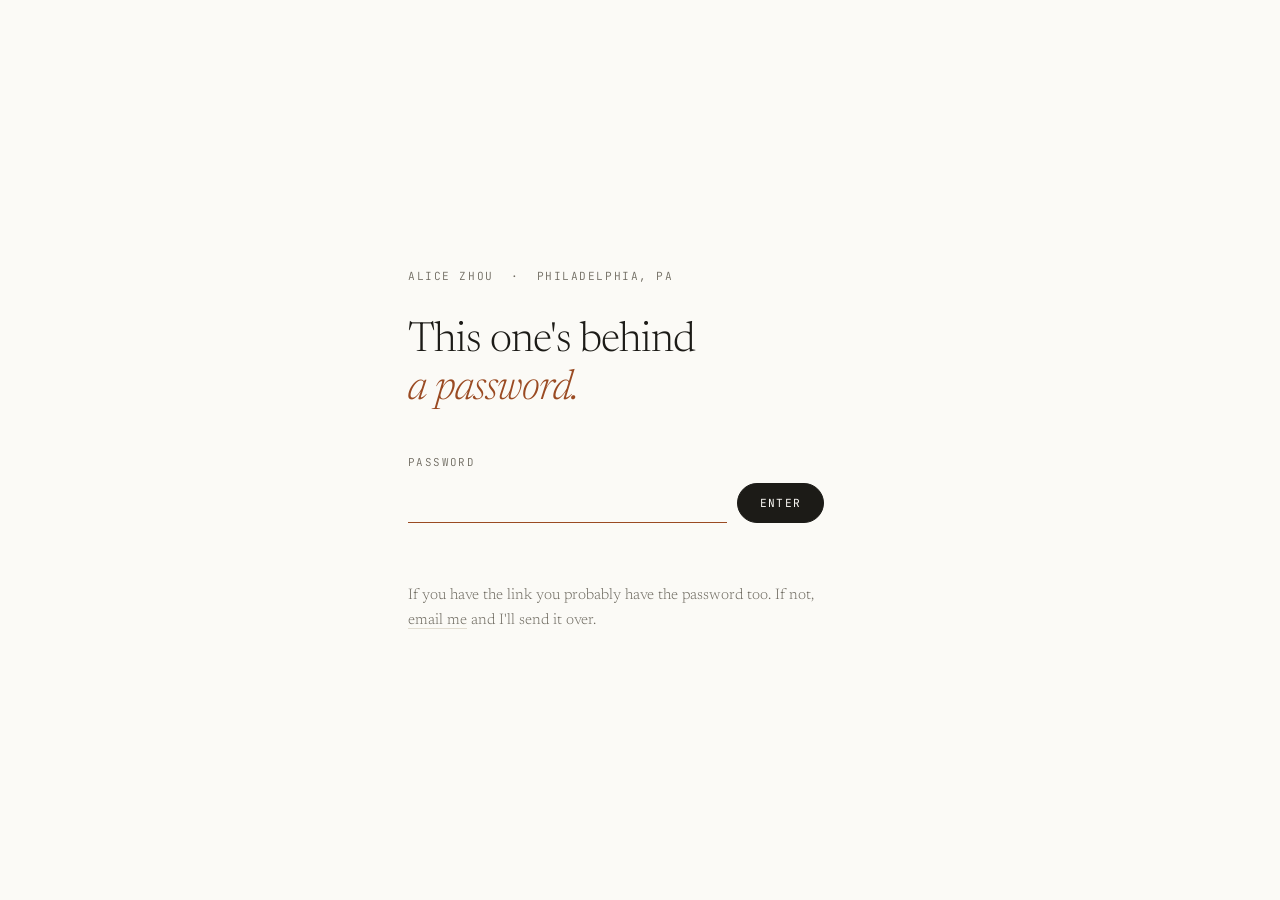
<file: index.html>
<!DOCTYPE html>
<html lang="en">
<head>
<meta charset="utf-8">
<meta name="viewport" content="width=device-width, initial-scale=1">
<title>Alice Zhou</title>
<meta name="description" content="Alice Zhou — a personal site about finance, investing and technology. The contents are encrypted; you'll need the password that came with the link.">
<meta name="author" content="Alice Zhou">
<meta name="robots" content="noindex, nofollow">

<meta property="og:type" content="website">
<meta property="og:title" content="Alice Zhou">
<meta property="og:description" content="A personal site. You'll need the password that came with the link.">
<meta property="og:image" content="/assets/og.png">
<meta property="og:image:width" content="1200">
<meta property="og:image:height" content="630">
<meta name="twitter:card" content="summary_large_image">
<meta name="twitter:title" content="Alice Zhou">
<meta name="twitter:description" content="A personal site. You'll need the password that came with the link.">
<meta name="twitter:image" content="/assets/og.png">

<meta name="theme-color" content="#FBFAF6" media="(prefers-color-scheme: light)">
<meta name="theme-color" content="#131311" media="(prefers-color-scheme: dark)">

<link rel="icon" href="/assets/favicon.svg" type="image/svg+xml">
<link rel="alternate icon" href="/assets/favicon.ico">
<link rel="apple-touch-icon" href="/assets/apple-touch-icon.png">

<link rel="preconnect" href="https://fonts.googleapis.com">
<link rel="preconnect" href="https://fonts.gstatic.com" crossorigin>
<link rel="stylesheet" href="https://fonts.googleapis.com/css2?family=Newsreader:ital,opsz,wght@0,6..72,300;0,6..72,400;0,6..72,500;1,6..72,300;1,6..72,400&family=JetBrains+Mono:wght@400;500&display=swap">
<link rel="stylesheet" href="/styles.css">

<script>
  (function () {
    document.documentElement.classList.add('js');
    try {
      var t = localStorage.getItem('theme');
      if (t === 'dark' || t === 'light') document.documentElement.setAttribute('data-theme', t);
    } catch (e) {}
  })();
</script>
</head>

<body class="locked">

<main class="gate" id="gate">
  <div class="wrap">
    <p class="eyebrow">Alice Zhou &nbsp;·&nbsp; Philadelphia, PA</p>
    <h1 class="gate-h">This one's behind <em>a password.</em></h1>

    <form class="gate-form" id="gate-form" autocomplete="on">
      <label class="gate-label" for="pw">Password</label>
      <div class="gate-row">
        <input class="gate-input" type="password" id="pw" name="password"
               autocomplete="current-password" autocapitalize="off" autocorrect="off"
               spellcheck="false" aria-describedby="gate-msg" required>
        <button class="gate-btn" type="submit" id="gate-btn">Enter</button>
      </div>
      <p class="gate-msg" id="gate-msg" role="status" aria-live="polite"></p>
    </form>

    <p class="gate-foot">
      If you have the link you probably have the password too. If not,
      <a href="mailto:azhou1@wharton.upenn.edu">email me</a> and I'll send it over.
    </p>

    <noscript>
      <p class="gate-foot">This page needs JavaScript to decrypt its contents. Please enable it, or email me and I'll send you a PDF instead.</p>
    </noscript>
  </div>
</main>

<script src="/main.js" defer></script>
<script src="/unlock.js" defer></script>
</body>
</html>
</file>
<file: styles.css>
/* ============================================================
   Alice Zhou — personal site
   ============================================================ */

:root {
  --paper:      #FBFAF6;
  --paper-tint: #F4F2EB;
  --ink:        #1C1B17;
  --ink-soft:   #3E3B34;
  --muted:      #6E6A60;
  --rule:       #E2DDD1;
  --rule-soft:  #EDE9DF;
  --accent:     #9A4A22;
  --accent-dim: rgba(154, 74, 34, 0.16);

  --serif: "Newsreader", Iowan Old Style, Palatino, Georgia, serif;
  --mono:  "JetBrains Mono", ui-monospace, SFMono-Regular, Menlo, monospace;

  color-scheme: light;

  --col:   40rem;   /* text column */
  --note:  12.5rem; /* margin note */
  --gut:   3rem;    /* gutter between them */
}

[data-theme="dark"] {
  color-scheme: dark;
  --paper:      #131311;
  --paper-tint: #1A1A17;
  --ink:        #EAE7DF;
  --ink-soft:   #CFCBC1;
  --muted:      #999489;
  --rule:       #2C2A25;
  --rule-soft:  #232220;
  --accent:     #DC8B5C;
  --accent-dim: rgba(220, 139, 92, 0.18);
}

/* Honour the visitor's system setting unless they've picked light explicitly. */
@media (prefers-color-scheme: dark) {
  :root:not([data-theme="light"]) {
    color-scheme: dark;
    --paper:      #131311;
    --paper-tint: #1A1A17;
    --ink:        #EAE7DF;
    --ink-soft:   #CFCBC1;
    --muted:      #999489;
    --rule:       #2C2A25;
    --rule-soft:  #232220;
    --accent:     #DC8B5C;
    --accent-dim: rgba(220, 139, 92, 0.18);
  }
  :root:not([data-theme="light"]) #theme-toggle .dot { transform: rotate(180deg); }
}

*, *::before, *::after { box-sizing: border-box; }

html {
  scroll-behavior: smooth;
  scroll-padding-top: 5.5rem;
  -webkit-text-size-adjust: 100%;
}

body {
  margin: 0;
  background: var(--paper);
  color: var(--ink);
  font-family: var(--serif);
  font-size: 1.125rem;
  line-height: 1.68;
  font-weight: 300;
  font-synthesis-weight: none;
  -webkit-font-smoothing: antialiased;
  -moz-osx-font-smoothing: grayscale;
  overflow-wrap: break-word;
}

::selection { background: var(--accent-dim); }

:focus-visible {
  outline: 2px solid var(--accent);
  outline-offset: 3px;
  border-radius: 2px;
}

.skip {
  position: absolute;
  left: -9999px;
  top: 0;
  z-index: 100;
  background: var(--paper);
  color: var(--ink);
  border: 1px solid var(--rule);
  padding: 0.6rem 1rem;
  font-family: var(--mono);
  font-size: 0.75rem;
}
.skip:focus { left: 0.75rem; top: 0.75rem; }

/* ---------- password gate ---------- */
.gate {
  min-height: 100vh;
  min-height: 100svh;
  display: flex;
  align-items: center;
  padding: 4rem 0;
}
/* .wrap is a flex item here, so it needs an explicit width or it shrinks
   to min-content and overflows narrow viewports. */
.gate .wrap { width: 100%; min-width: 0; max-width: 34rem; }

.gate-h {
  font-family: var(--serif);
  font-weight: 300;
  font-size: clamp(1.75rem, 6vw, 2.6rem);
  line-height: 1.15;
  letter-spacing: -0.02em;
  margin: 0 0 2.5rem;
}
.gate-h em { font-style: italic; color: var(--accent); }

.gate-form { margin: 0 0 2rem; }

.gate-label {
  display: block;
  font-family: var(--mono);
  font-size: 0.68rem;
  letter-spacing: 0.13em;
  text-transform: uppercase;
  color: var(--muted);
  margin-bottom: 0.7rem;
}

.gate-row {
  display: flex;
  align-items: flex-end;
  gap: 0.6rem;
  max-width: 26rem;
}

.gate-input {
  flex: 1 1 auto;
  min-width: 0;
  font-family: var(--mono);
  font-size: 1rem;            /* 16px keeps iOS from zooming on focus */
  color: var(--ink);
  background: transparent;
  border: none;
  border-bottom: 1px solid var(--rule);
  border-radius: 0;
  height: 2.5rem;
  padding: 0 0.1rem;
  transition: border-color 0.2s ease;
}
.gate-input:hover { border-bottom-color: var(--muted); }
.gate-input:focus {
  outline: none;
  border-bottom-color: var(--accent);
}
.gate-input[aria-invalid="true"] { border-bottom-color: var(--accent); }
.gate-input:focus-visible { outline: none; }

.gate-btn {
  flex: none;
  font-family: var(--mono);
  font-size: 0.7rem;
  letter-spacing: 0.12em;
  text-transform: uppercase;
  color: var(--paper);
  background: var(--ink);
  border: 1px solid var(--ink);
  border-radius: 999px;
  height: 2.5rem;
  padding: 0 1.35rem;
  display: inline-flex;
  align-items: center;
  cursor: pointer;
  transition: background-color 0.2s ease, border-color 0.2s ease, opacity 0.2s ease;
}
.gate-btn:hover { background: var(--accent); border-color: var(--accent); }
.gate-btn:disabled { opacity: 0.45; cursor: default; }

.gate-msg {
  font-family: var(--mono);
  font-size: 0.72rem;
  line-height: 1.7;
  color: var(--muted);
  margin: 0.9rem 0 0;
  min-height: 1.2em;
}
.gate-msg.is-error { color: var(--accent); }

.gate-foot {
  font-size: 0.95rem;
  line-height: 1.65;
  color: var(--muted);
  margin: 0;
  max-width: 26rem;
}
.gate-foot a {
  color: var(--muted);
  text-decoration: none;
  border-bottom: 1px solid var(--rule);
}
.gate-foot a:hover { color: var(--ink); border-bottom-color: var(--muted); }

/* Returning within the same tab: hold the form back rather than flashing it. */
body.resuming .gate { visibility: hidden; }

body.just-unlocked { animation: fade-in 0.5s ease both; }
@keyframes fade-in { from { opacity: 0; } to { opacity: 1; } }

/* ---------- reading progress ---------- */
.progress {
  position: fixed;
  inset: 0 0 auto 0;
  height: 2px;
  z-index: 60;
  pointer-events: none;
}
.progress span {
  display: block;
  height: 100%;
  width: 0;
  background: var(--accent);
  opacity: 0.55;
  transform-origin: left;
}

/* ---------- top bar ---------- */
.bar {
  position: sticky;
  top: 0;
  z-index: 50;
  background: var(--paper);
  background: color-mix(in srgb, var(--paper) 88%, transparent);
  backdrop-filter: saturate(1.4) blur(10px);
  -webkit-backdrop-filter: saturate(1.4) blur(10px);
  border-bottom: 1px solid transparent;
  transition: border-color 0.3s ease;
}
.bar.stuck { border-bottom-color: var(--rule); }

.bar-inner {
  max-width: 72rem;
  margin: 0 auto;
  padding: 0 1.5rem;
  height: 3.75rem;
  display: flex;
  align-items: center;
  gap: 1.5rem;
}

.wordmark {
  font-family: var(--mono);
  font-size: 0.8125rem;
  font-weight: 500;
  letter-spacing: 0.02em;
  color: var(--ink);
  text-decoration: none;
  white-space: nowrap;
  margin-right: auto;
}

.nav-desktop {
  display: none;
  gap: 1.4rem;
}
.nav-desktop a {
  font-family: var(--mono);
  font-size: 0.7rem;
  letter-spacing: 0.09em;
  text-transform: uppercase;
  color: var(--muted);
  text-decoration: none;
  padding-bottom: 2px;
  border-bottom: 1px solid transparent;
  transition: color 0.2s ease, border-color 0.2s ease;
}
.nav-desktop a:hover { color: var(--ink); }
.nav-desktop a[aria-current="true"] {
  color: var(--ink);
  border-bottom-color: var(--accent);
}

.bar-tools {
  display: flex;
  align-items: center;
  gap: 0.75rem;
}

.tool {
  font-family: var(--mono);
  font-size: 0.7rem;
  letter-spacing: 0.09em;
  text-transform: uppercase;
  color: var(--muted);
  background: none;
  border: 1px solid var(--rule);
  border-radius: 999px;
  padding: 0.3rem 0.7rem;
  cursor: pointer;
  transition: color 0.2s ease, border-color 0.2s ease;
}
.tool:hover { color: var(--ink); border-color: var(--muted); }

#theme-toggle {
  padding: 0;
  width: 1.6rem;
  height: 1.6rem;
  display: grid;
  place-items: center;
}
#theme-toggle .dot {
  width: 0.6rem;
  height: 0.6rem;
  border-radius: 50%;
  border: 1px solid currentColor;
  background: linear-gradient(to right, currentColor 50%, transparent 50%);
  color: var(--muted);
  transition: color 0.2s ease, transform 0.4s ease;
}
#theme-toggle:hover .dot { color: var(--ink); }
[data-theme="dark"] #theme-toggle .dot { transform: rotate(180deg); }

/* ---------- mobile index menu ---------- */
.menu {
  position: fixed;
  inset: 0;
  z-index: 70;
  background: var(--paper);
  display: flex;
  flex-direction: column;
}
.menu[hidden] { display: none; }

.menu-top {
  flex: none;
  height: 3.75rem;
  padding: 0 1.5rem;
  display: flex;
  align-items: center;
  justify-content: space-between;
  border-bottom: 1px solid var(--rule-soft);
}
.menu-top .wordmark { margin-right: 0; }

.menu nav {
  flex: 1 1 auto;
  display: flex;
  flex-direction: column;
  justify-content: center;
  gap: 0.25rem;
  padding: 0 1.5rem 4rem;
  overflow-y: auto;
}
.menu nav a {
  display: flex;
  align-items: baseline;
  gap: 1rem;
  padding: 0.7rem 0;
  border-bottom: 1px solid var(--rule-soft);
  font-family: var(--serif);
  font-size: 1.5rem;
  color: var(--ink);
  text-decoration: none;
}
.menu nav a span {
  font-family: var(--mono);
  font-size: 0.65rem;
  color: var(--accent);
  letter-spacing: 0.08em;
}
body.menu-open { overflow: hidden; }

/* ---------- layout ---------- */
/* The wrap is exactly as wide as the text column (+ padding). On wide screens it
   widens just enough to hold the margin-note column, which lets the text sit
   left of centre without any per-child offsets. */
.wrap {
  max-width: 43rem;
  margin: 0 auto;
  padding: 0 1.5rem;
}
@media (min-width: 48rem) { .wrap { max-width: 45rem; } }
@media (min-width: 64rem) {
  .wrap { max-width: calc(var(--col) + var(--gut) + var(--note) + 5rem); }
}

.prose, .section-head, .chairs, .topics, .questions, .links, .intro-line {
  max-width: var(--col);
}

.section {
  padding: 4.5rem 0;
  border-top: 1px solid var(--rule-soft);
}
.section-contact { border-top-color: var(--rule); }

/* ---------- hero ---------- */
.hero { padding: 5rem 0 4.5rem; }

.eyebrow {
  font-family: var(--mono);
  font-size: 0.7rem;
  letter-spacing: 0.14em;
  text-transform: uppercase;
  color: var(--muted);
  margin: 0 0 2rem;
}

h1 {
  font-family: var(--serif);
  font-weight: 300;
  font-size: clamp(1.85rem, 4.6vw, 2.9rem);
  line-height: 1.14;
  letter-spacing: -0.02em;
  margin: 0 0 2rem;
  max-width: 25ch;
  text-wrap: balance;
}
h1 em {
  font-style: italic;
  color: var(--accent);
}

.hero-prose { max-width: 36rem; }

.lead {
  font-size: 1.1875rem;
  line-height: 1.66;
  color: var(--ink-soft);
  margin: 0 0 1.75rem;
}

.hero-meta {
  font-family: var(--mono);
  font-size: 0.7rem;
  line-height: 1.9;
  letter-spacing: 0.055em;
  color: var(--muted);
  margin: 0;
  padding-top: 1.25rem;
  border-top: 1px solid var(--rule);
}

/* ---------- section heads ---------- */
.section-head { margin-bottom: 2.25rem; }
.section-head .num {
  display: block;
  font-family: var(--mono);
  font-size: 0.7rem;
  letter-spacing: 0.14em;
  color: var(--accent);
  margin-bottom: 0.85rem;
}
h2 {
  font-family: var(--serif);
  font-weight: 400;
  font-size: clamp(1.5rem, 3.4vw, 2rem);
  line-height: 1.2;
  letter-spacing: -0.016em;
  margin: 0;
}
.stamp {
  font-family: var(--mono);
  font-size: 0.68rem;
  letter-spacing: 0.06em;
  color: var(--muted);
  margin: 0.85rem 0 0;
}

/* ---------- prose ---------- */
.prose p { margin: 0 0 1.35rem; }
.prose p:last-child { margin-bottom: 0; }
.prose strong { font-weight: 500; }
.prose em { font-style: italic; }

.closing-line {
  margin-top: 3rem;
  padding-top: 1.75rem;
  border-top: 1px solid var(--rule);
  color: var(--ink-soft);
  font-style: italic;
}

/* ---------- margin notes ---------- */
.note {
  font-family: var(--mono);
  font-size: 0.72rem;
  line-height: 1.75;
  color: var(--muted);
  margin: 0 0 1.35rem;
  padding-left: 1rem;
  border-left: 1px solid var(--accent);
}
.note em { font-style: italic; }

@media (min-width: 64rem) {
  .note {
    float: right;
    clear: right;
    width: var(--note);
    margin-right: calc(-1 * (var(--note) + var(--gut)));
    margin-top: 0.4rem;
    padding-left: 0;
    border-left: none;
    padding-top: 0.6rem;
    border-top: 1px solid var(--accent);
  }
}

/* ---------- five chairs ---------- */
.chairs {
  list-style: none;
  margin: 0;
  padding: 0;
}
.chair {
  padding: 2rem 0 2rem 1.5rem;
  border-top: 1px solid var(--rule-soft);
  margin-left: -1.5rem;
  border-left: 1px solid transparent;
  transition: border-left-color 0.3s ease;
}
.chair:first-child { border-top: 1px solid var(--rule); }
.chair:hover { border-left-color: var(--accent); }

.chair-meta {
  font-family: var(--mono);
  font-size: 0.68rem;
  letter-spacing: 0.07em;
  text-transform: uppercase;
  color: var(--muted);
  margin: 0 0 0.7rem;
}
.chair-meta span { color: var(--accent); margin-right: 0.5rem; }

.chair h3 {
  font-family: var(--serif);
  font-weight: 400;
  font-size: 1.3rem;
  line-height: 1.3;
  letter-spacing: -0.012em;
  margin: 0 0 0.55rem;
}
.chair-role {
  font-size: 0.98rem;
  line-height: 1.6;
  color: var(--muted);
  margin: 0 0 1.15rem;
  padding-bottom: 1.15rem;
  border-bottom: 1px solid var(--rule-soft);
}
.chair p:last-child { margin: 0; }

/* the sentence that hands off to the next role */
.link-line {
  display: flex;
  gap: 0.7rem;
  margin: 1.7rem 0 0;
  font-family: var(--mono);
  font-size: 0.755rem;
  line-height: 1.85;
  color: var(--muted);
}
.link-line span {
  color: var(--accent);
  flex: none;
}

/* ---------- interests ---------- */
.topics { margin: 0; padding: 0; }
.topic {
  padding: 1.75rem 0;
  border-top: 1px solid var(--rule-soft);
}
.topic:first-child { border-top: 1px solid var(--rule); }
.topic dt {
  font-family: var(--mono);
  font-size: 0.7rem;
  letter-spacing: 0.1em;
  text-transform: uppercase;
  color: var(--ink);
  margin-bottom: 0.75rem;
}
.topic dd { margin: 0; color: var(--ink-soft); }

@media (min-width: 48rem) {
  .topic {
    display: grid;
    grid-template-columns: 8.5rem 1fr;
    gap: 1.75rem;
  }
  .topic dt { margin-bottom: 0; padding-top: 0.35rem; color: var(--muted); }
}

/* ---------- questions ---------- */
.questions { list-style: none; margin: 0; padding: 0; }
.questions li {
  padding: 1.5rem 0;
  border-top: 1px solid var(--rule-soft);
}
.questions li:first-child { border-top: 1px solid var(--rule); }
.questions .tag {
  display: inline-block;
  font-family: var(--mono);
  font-size: 0.62rem;
  letter-spacing: 0.12em;
  text-transform: uppercase;
  color: var(--accent);
  border: 1px solid var(--accent-dim);
  border-radius: 999px;
  padding: 0.15rem 0.55rem;
  margin-bottom: 0.8rem;
}
.questions p { margin: 0; color: var(--ink-soft); }

/* ---------- contact ---------- */
.links {
  list-style: none;
  margin: 2.5rem 0 0;
  padding: 0;
}
.links li { border-top: 1px solid var(--rule-soft); }
.links li:first-child { border-top: 1px solid var(--rule); }
.links a {
  display: flex;
  justify-content: space-between;
  align-items: baseline;
  gap: 1rem;
  padding: 1.05rem 0;
  font-family: var(--mono);
  font-size: 0.8rem;
  letter-spacing: 0.02em;
  color: var(--ink);
  text-decoration: none;
  transition: color 0.2s ease, padding-left 0.25s ease;
}
.links a:hover { color: var(--accent); padding-left: 0.4rem; }
.links .arrow { color: var(--muted); transition: transform 0.25s ease; }
.links a:hover .arrow { transform: translate(2px, -2px); color: var(--accent); }

/* ---------- footer ---------- */
.foot {
  border-top: 1px solid var(--rule);
  padding: 2.25rem 0 3.5rem;
}
.foot .wrap {
  display: flex;
  flex-wrap: wrap;
  gap: 0.75rem 2rem;
  justify-content: space-between;
}
.foot p {
  font-family: var(--mono);
  font-size: 0.68rem;
  letter-spacing: 0.06em;
  color: var(--muted);
  margin: 0;
}
.foot a {
  color: var(--muted);
  text-decoration: none;
  border-bottom: 1px solid var(--rule);
}
.foot a:hover { color: var(--ink); border-bottom-color: var(--muted); }

/* ---------- reveal ---------- */
.js .reveal {
  opacity: 0;
  transform: translateY(6px);
}
.js .reveal.in {
  opacity: 1;
  transform: none;
  transition: opacity 0.7s cubic-bezier(.22,.61,.36,1), transform 0.7s cubic-bezier(.22,.61,.36,1);
}

/* ---------- responsive ---------- */
@media (min-width: 48rem) {
  body { font-size: 1.1875rem; }
  .hero { padding: 7rem 0 5.5rem; }
  .section { padding: 5.5rem 0; }
  .wrap, .bar-inner { padding: 0 2.5rem; }
}

@media (min-width: 60rem) {
  .nav-desktop { display: flex; }
  .tool-menu { display: none; }
}

@media (max-width: 30rem) {
  h1 { max-width: none; }
  .bar-inner { gap: 0.75rem; }
}

@media (prefers-reduced-motion: reduce) {
  html { scroll-behavior: auto; }
  * {
    animation-duration: 0.01ms !important;
    transition-duration: 0.01ms !important;
  }
  .js .reveal { opacity: 1; transform: none; }
}

@media print {
  .bar, .progress, .menu, .foot a { display: none; }
  body { font-size: 11pt; background: #fff; color: #000; }
  .js .reveal { opacity: 1 !important; transform: none !important; }
}
</file>
